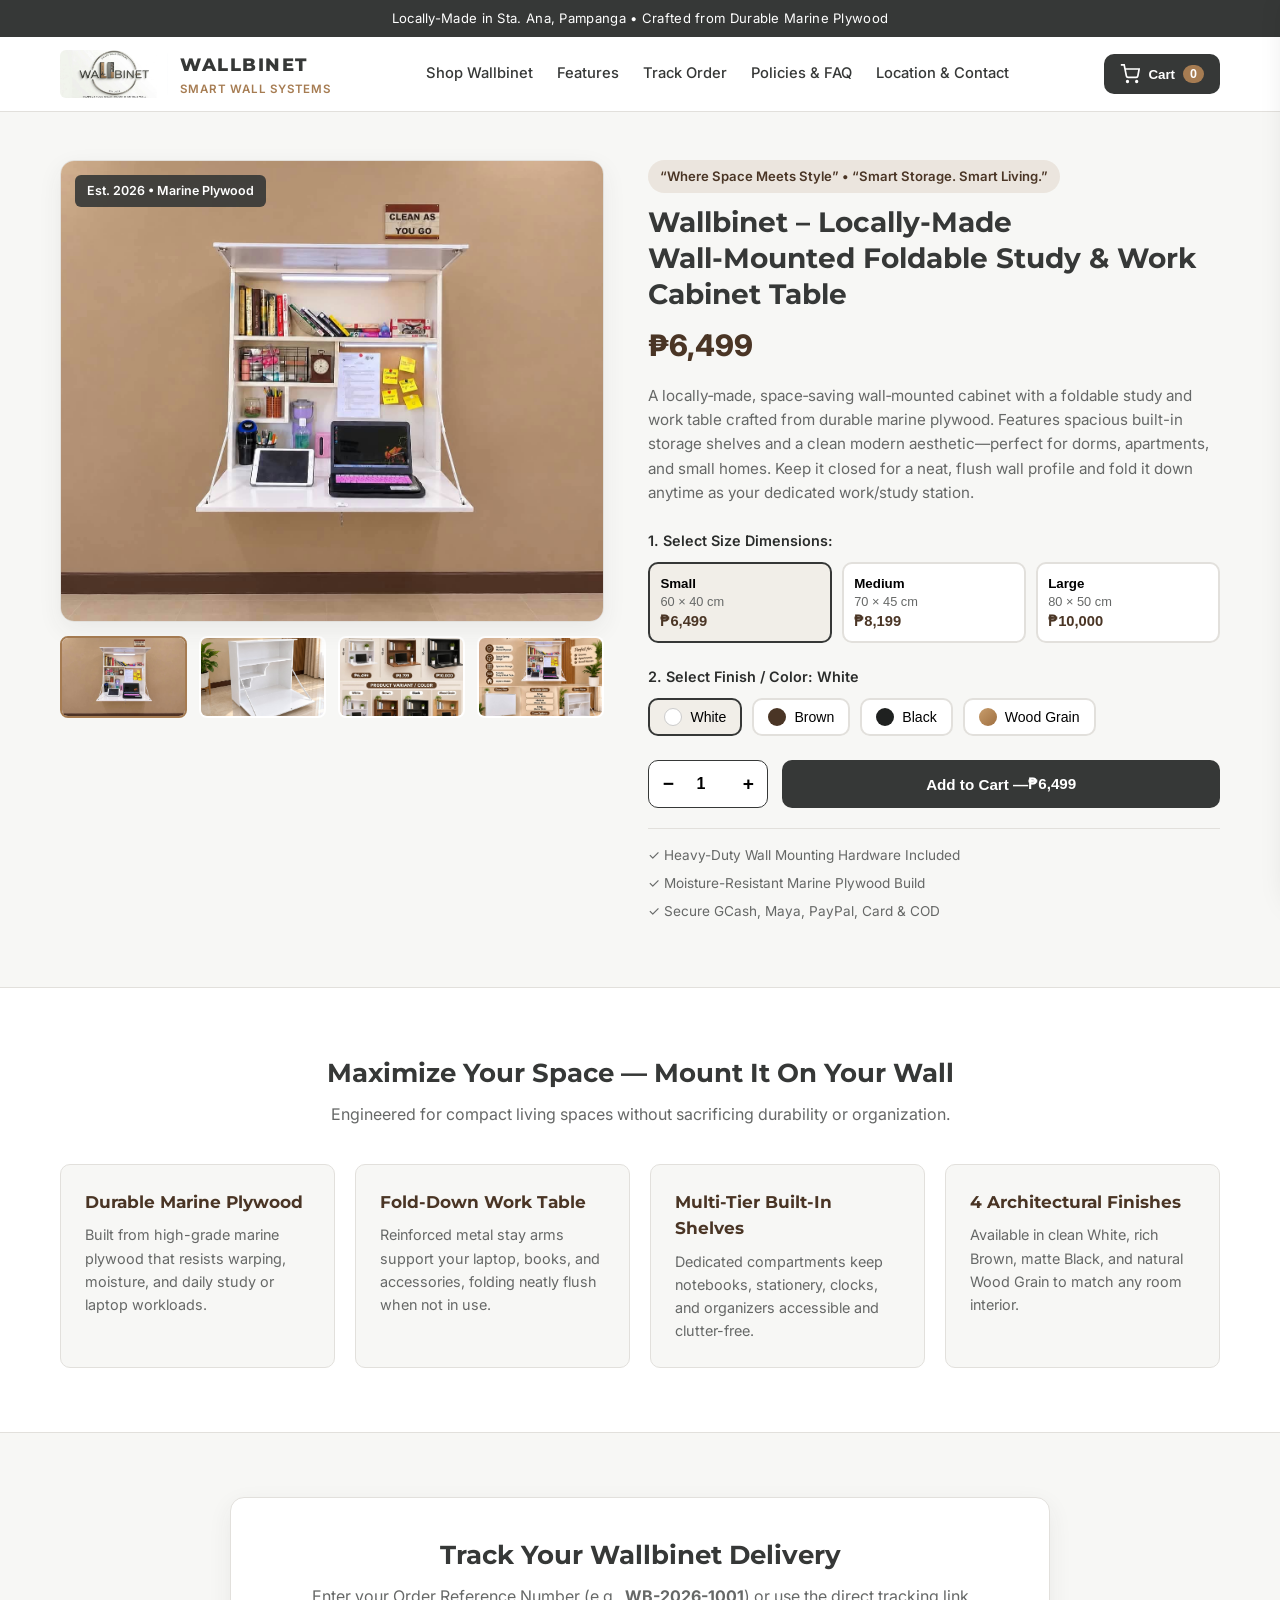
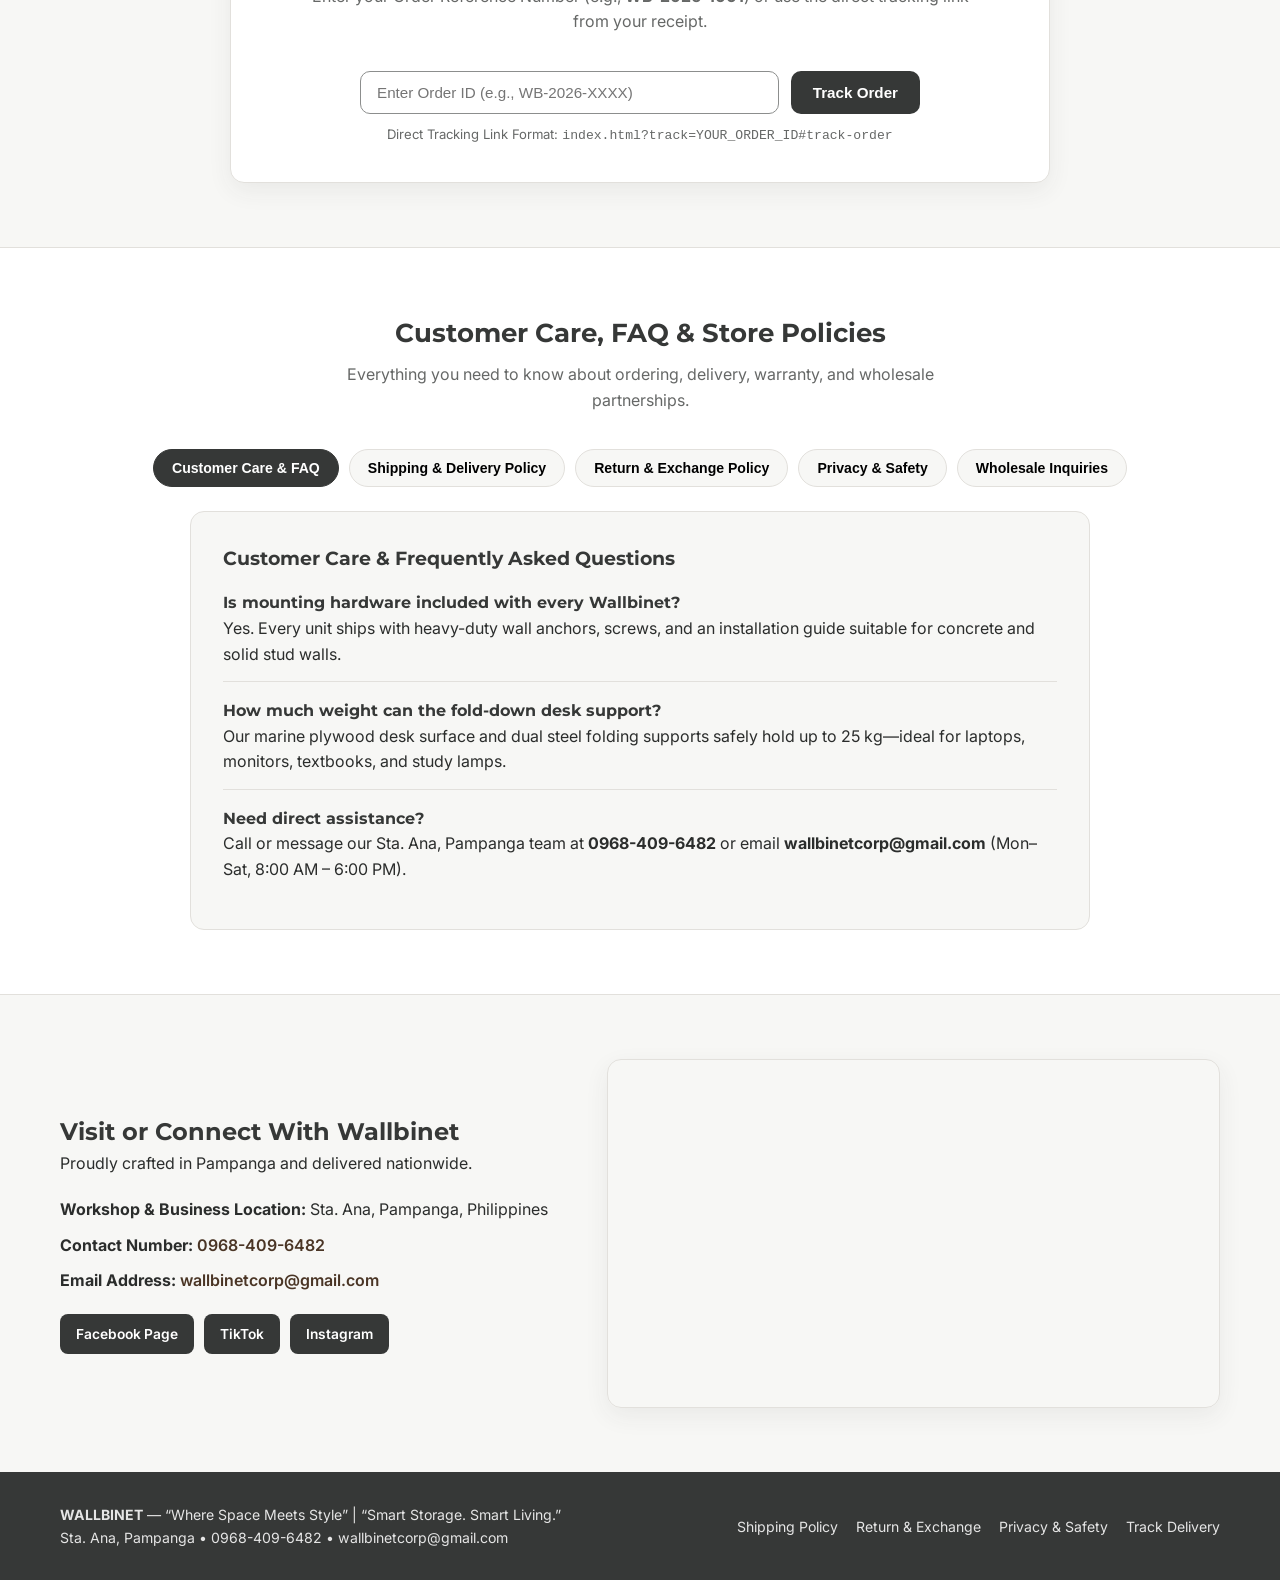
<file: index.html>
<!DOCTYPE html>
<html lang="en">
<head>
  <meta charset="UTF-8" />
  <meta name="viewport" content="width=device-width, initial-scale=1.0" />
  <title>Wallbinet | Where Space Meets Style</title>
  <link rel="preconnect" href="https://fonts.googleapis.com" />
  <link rel="preconnect" href="https://fonts.gstatic.com" crossorigin />
  <link href="https://fonts.googleapis.com/css2?family=Inter:wght@400;500;600;700&family=Montserrat:wght@600;700;800&display=swap" rel="stylesheet" />
  <link rel="stylesheet" href="css/styles.css" />
</head>
<body>

  <!-- Top Announcement Bar -->
  <div class="top-bar">
    <span>Locally-Made in Sta. Ana, Pampanga • Crafted from Durable Marine Plywood</span>
  </div>

  <!-- Navigation Header -->
  <header class="navbar">
    <div class="container nav-inner">
      <a href="#top" class="brand">
        <img src="assets/images/logo.jpg" alt="Wallbinet Logo" class="nav-logo" />
        <div class="brand-text">
          <span class="brand-name">WALLBINET</span>
          <span class="brand-sub">Smart Wall Systems</span>
        </div>
      </a>

      <nav class="nav-links" id="navLinks">
        <a href="#product">Shop Wallbinet</a>
        <a href="#features">Features</a>
        <a href="#track-order">Track Order</a>
        <a href="#faq-policies">Policies &amp; FAQ</a>
        <a href="#contact">Location &amp; Contact</a>
      </nav>

      <div class="nav-actions">
        <button class="cart-trigger" id="openCartBtn" aria-label="Open Shopping Cart">
          <svg width="20" height="20" viewBox="0 0 24 24" fill="none" stroke="currentColor" stroke-width="2">
            <circle cx="9" cy="21" r="1"></circle>
            <circle cx="20" cy="21" r="1"></circle>
            <path d="M1 1h4l2.68 13.39a2 2 0 0 0 2 1.61h9.72a2 2 0 0 0 2-1.61L23 6H6"></path>
          </svg>
          <span>Cart</span>
          <span class="cart-badge" id="cartCount">0</span>
        </button>
        <button class="mobile-menu-btn" id="mobileMenuBtn" aria-label="Menu">☰</button>
      </div>
    </div>
  </header>

  <!-- Hero & Single Product Configurator -->
  <main id="top">
    <section class="hero-section" id="product">
      <div class="container product-grid">
        <!-- Product Gallery -->
        <div class="gallery-col">
          <div class="main-image-frame">
            <img id="mainProductImg" src="assets/images/lifestyle-open.jpg" alt="Wallbinet Wall-Mounted Foldable Study & Work Cabinet Table" />
            <span class="badge-tag">Est. 2026 • Marine Plywood</span>
          </div>
          <div class="thumbnail-row">
            <button class="thumb-btn active" data-img="assets/images/lifestyle-open.jpg">
              <img src="assets/images/lifestyle-open.jpg" alt="Open Study Setup" />
            </button>
            <button class="thumb-btn" data-img="assets/images/cabinet-angle.jpg">
              <img src="assets/images/cabinet-angle.jpg" alt="Interior Storage Shelves" />
            </button>
            <button class="thumb-btn" data-img="assets/images/sizes-colors.jpg">
              <img src="assets/images/sizes-colors.jpg" alt="Size and Color Chart" />
            </button>
            <button class="thumb-btn" data-img="assets/images/promo-flyer.jpg">
              <img src="assets/images/promo-flyer.jpg" alt="Closed and Open Views" />
            </button>
          </div>
        </div>

        <!-- Product Configuration & Add to Cart -->
        <div class="config-col">
          <p class="tagline-pill">“Where Space Meets Style” • “Smart Storage. Smart Living.”</p>
          <h1 class="product-title">Wallbinet – Locally‑Made Wall‑Mounted Foldable Study &amp; Work Cabinet Table</h1>
          <div class="price-display" id="selectedPriceDisplay">₱6,499</div>

          <p class="product-desc">
            A locally‑made, space‑saving wall‑mounted cabinet with a foldable study and work table crafted from durable marine plywood. Features spacious built-in storage shelves and a clean modern aesthetic—perfect for dorms, apartments, and small homes. Keep it closed for a neat, flush wall profile and fold it down anytime as your dedicated work/study station.
          </p>

          <!-- Step 1: Size Selector -->
          <div class="option-group">
            <label class="option-label">1. Select Size Dimensions:</label>
            <div class="size-cards" id="sizeSelector">
              <button type="button" class="size-card active" data-size="Small (60 cm × 40 cm)" data-price="6499">
                <strong>Small</strong>
                <span>60 × 40 cm</span>
                <em>₱6,499</em>
              </button>
              <button type="button" class="size-card" data-size="Medium (70 cm × 45 cm)" data-price="8199">
                <strong>Medium</strong>
                <span>70 × 45 cm</span>
                <em>₱8,199</em>
              </button>
              <button type="button" class="size-card" data-size="Large (80 cm × 50 cm)" data-price="10000">
                <strong>Large</strong>
                <span>80 × 50 cm</span>
                <em>₱10,000</em>
              </button>
            </div>
          </div>

          <!-- Step 2: Color / Finish Selector -->
          <div class="option-group">
            <label class="option-label">2. Select Finish / Color: <span id="selectedColorName">White</span></label>
            <div class="color-swatches" id="colorSelector">
              <button type="button" class="swatch-btn active" data-color="White">
                <span class="swatch-circle" style="background:#FFFFFF; border:1px solid #ccc;"></span>
                <span>White</span>
              </button>
              <button type="button" class="swatch-btn" data-color="Brown">
                <span class="swatch-circle" style="background:#4A3525;"></span>
                <span>Brown</span>
              </button>
              <button type="button" class="swatch-btn" data-color="Black">
                <span class="swatch-circle" style="background:#1F2120;"></span>
                <span>Black</span>
              </button>
              <button type="button" class="swatch-btn" data-color="Wood Grain">
                <span class="swatch-circle" style="background:linear-gradient(135deg,#C89D6C,#9E6F40);"></span>
                <span>Wood Grain</span>
              </button>
            </div>
          </div>

          <!-- Step 3: Quantity & Actions -->
          <div class="purchase-row">
            <div class="qty-box">
              <button type="button" id="qtyMinus" aria-label="Decrease quantity">−</button>
              <input type="number" id="productQty" value="1" min="1" max="20" readonly />
              <button type="button" id="qtyPlus" aria-label="Increase quantity">+</button>
            </div>
            <button type="button" class="btn-primary add-cart-btn" id="addToCartBtn">
              Add to Cart — <span id="btnSubtotal">₱6,499</span>
            </button>
          </div>

          <div class="trust-badges">
            <div>✓ Heavy-Duty Wall Mounting Hardware Included</div>
            <div>✓ Moisture-Resistant Marine Plywood Build</div>
            <div>✓ Secure GCash, Maya, PayPal, Card &amp; COD</div>
          </div>
        </div>
      </div>
    </section>

    <!-- Features Section -->
    <section class="features-section" id="features">
      <div class="container">
        <div class="section-head">
          <h2>Maximize Your Space — Mount It On Your Wall</h2>
          <p>Engineered for compact living spaces without sacrificing durability or organization.</p>
        </div>
        <div class="features-grid">
          <div class="feature-card">
            <h3>Durable Marine Plywood</h3>
            <p>Built from high-grade marine plywood that resists warping, moisture, and daily study or laptop workloads.</p>
          </div>
          <div class="feature-card">
            <h3>Fold-Down Work Table</h3>
            <p>Reinforced metal stay arms support your laptop, books, and accessories, folding neatly flush when not in use.</p>
          </div>
          <div class="feature-card">
            <h3>Multi-Tier Built-In Shelves</h3>
            <p>Dedicated compartments keep notebooks, stationery, clocks, and organizers accessible and clutter-free.</p>
          </div>
          <div class="feature-card">
            <h3>4 Architectural Finishes</h3>
            <p>Available in clean White, rich Brown, matte Black, and natural Wood Grain to match any room interior.</p>
          </div>
        </div>
      </div>
    </section>

    <!-- Order Tracking Section -->
    <section class="tracking-section" id="track-order">
      <div class="container">
        <div class="tracking-card">
          <div class="section-head">
            <h2>Track Your Wallbinet Delivery</h2>
            <p>Enter your Order Reference Number (e.g., <strong>WB-2026-1001</strong>) or use the direct tracking link from your receipt.</p>
          </div>

          <form id="trackingForm" class="tracking-form">
            <input type="text" id="trackingInput" placeholder="Enter Order ID (e.g., WB-2026-XXXX)" required />
            <button type="submit" class="btn-primary">Track Order</button>
          </form>

          <p class="link-guide-note">
            Direct Tracking Link Format: <code>index.html?track=YOUR_ORDER_ID#track-order</code>
          </p>

          <div id="trackingResult" class="tracking-result hidden"></div>
        </div>
      </div>
    </section>

    <!-- FAQ & Policies Section -->
    <section class="policies-section" id="faq-policies">
      <div class="container">
        <div class="section-head">
          <h2>Customer Care, FAQ &amp; Store Policies</h2>
          <p>Everything you need to know about ordering, delivery, warranty, and wholesale partnerships.</p>
        </div>

        <div class="policy-tabs">
          <button class="tab-btn active" data-tab="customer-care">Customer Care &amp; FAQ</button>
          <button class="tab-btn" data-tab="shipping-policy">Shipping &amp; Delivery Policy</button>
          <button class="tab-btn" data-tab="return-policy">Return &amp; Exchange Policy</button>
          <button class="tab-btn" data-tab="privacy-policy">Privacy &amp; Safety</button>
          <button class="tab-btn" data-tab="wholesale">Wholesale Inquiries</button>
        </div>

        <div class="tab-content-box">
          <!-- Tab 1: Customer Care -->
          <div class="tab-pane active" id="customer-care">
            <h3>Customer Care &amp; Frequently Asked Questions</h3>
            <div class="faq-item">
              <h4>Is mounting hardware included with every Wallbinet?</h4>
              <p>Yes. Every unit ships with heavy-duty wall anchors, screws, and an installation guide suitable for concrete and solid stud walls.</p>
            </div>
            <div class="faq-item">
              <h4>How much weight can the fold-down desk support?</h4>
              <p>Our marine plywood desk surface and dual steel folding supports safely hold up to 25 kg—ideal for laptops, monitors, textbooks, and study lamps.</p>
            </div>
            <div class="faq-item">
              <h4>Need direct assistance?</h4>
              <p>Call or message our Sta. Ana, Pampanga team at <strong>0968-409-6482</strong> or email <strong>wallbinetcorp@gmail.com</strong> (Mon–Sat, 8:00 AM – 6:00 PM).</p>
            </div>
          </div>

          <!-- Tab 2: Shipping & Delivery Policy -->
          <div class="tab-pane" id="shipping-policy">
            <h3>Shipping &amp; Delivery Policy</h3>
            <ul>
              <li><strong>Fabrication &amp; Dispatch:</strong> Each Wallbinet is inspected at our Sta. Ana, Pampanga workshop and dispatched within 2–4 business days.</li>
              <li><strong>Estimated Delivery Windows:</strong> Pampanga &amp; Central Luzon (1–3 days), Metro Manila (2–4 days), Rest of Luzon (3–6 days), Visayas &amp; Mindanao (5–10 days).</li>
              <li><strong>Real-Time Order Tracking:</strong> Once dispatched, your Order ID updates live with hub checkpoints and courier transit status.</li>
              <li><strong>Protective Packaging:</strong> Units are corner-padded, bubble-wrapped, and boxed to prevent transit scratches or dents.</li>
            </ul>
          </div>

          <!-- Tab 3: Return & Exchange Policy -->
          <div class="tab-pane" id="return-policy">
            <h3>Return &amp; Exchange Policy</h3>
            <ul>
              <li><strong>7-Day Replacement Guarantee:</strong> If your Wallbinet arrives with manufacturing defects, missing hardware, or transit damage, report it within 7 days of receipt for a free replacement or repair.</li>
              <li><strong>Condition Requirements:</strong> Returned units must be unused, unmounted, and in original packaging with all accessories included.</li>
              <li><strong>Size &amp; Color Exchanges:</strong> Size or color changes may be requested prior to workshop dispatch. Post-delivery exchanges for non-defective items are subject to return shipping fees.</li>
              <li><strong>How to File a Claim:</strong> Send your Order ID and unboxing photos/video to <strong>wallbinetcorp@gmail.com</strong> or <strong>0968-409-6482</strong>.</li>
            </ul>
          </div>

          <!-- Tab 4: Privacy & Safety -->
          <div class="tab-pane" id="privacy-policy">
            <h3>Privacy &amp; Safety Policy</h3>
            <ul>
              <li><strong>Data Protection:</strong> Customer names, email addresses, contact numbers, and delivery addresses are collected solely for order fulfillment, email verification, and delivery updates.</li>
              <li><strong>Payment Security:</strong> All digital payments (GCash, Maya, PayPal, Credit/Debit Card) and COD transactions require email verification before order confirmation. We never sell or share customer data with third-party marketers.</li>
              <li><strong>Product Safety:</strong> All edges are smoothly sanded and sealed. Ensure the cabinet is mounted securely into a load-bearing concrete or wood-stud wall following the included guide.</li>
            </ul>
          </div>

          <!-- Tab 5: Wholesale Inquiries -->
          <div class="tab-pane" id="wholesale">
            <h3>Wholesale &amp; Bulk Inquiries</h3>
            <p>Outfitting a dormitory, student housing, review center, or co-working space? Enjoy tiered bulk discounts starting at <strong>5+ units</strong>.</p>
            <form id="wholesaleForm" class="wholesale-form">
              <div class="form-row">
                <input type="text" id="wsName" placeholder="Your Name / Organization" required />
                <input type="email" id="wsEmail" placeholder="Business Email" required />
              </div>
              <div class="form-row">
                <input type="tel" id="wsPhone" placeholder="Contact Number" required />
                <input type="number" id="wsQty" placeholder="Estimated Quantity (Min. 5)" min="5" required />
              </div>
              <textarea id="wsNotes" rows="3" placeholder="Preferred sizes, colors, and delivery city..." required></textarea>
              <button type="submit" class="btn-primary">Submit Wholesale Inquiry</button>
              <p id="wsFeedback" class="form-feedback"></p>
            </form>
          </div>
        </div>
      </div>
    </section>

    <!-- Location & Contact Section with Google Map -->
    <section class="contact-section" id="contact">
      <div class="container contact-grid">
        <div class="contact-details">
          <h2>Visit or Connect With Wallbinet</h2>
          <p>Proudly crafted in Pampanga and delivered nationwide.</p>

          <ul class="contact-list">
            <li><strong>Workshop &amp; Business Location:</strong> Sta. Ana, Pampanga, Philippines</li>
            <li><strong>Contact Number:</strong> <a href="tel:09684096482">0968-409-6482</a></li>
            <li><strong>Email Address:</strong> <a href="mailto:wallbinetcorp@gmail.com">wallbinetcorp@gmail.com</a></li>
          </ul>

          <div class="social-links">
            <a href="https://www.facebook.com/share/1CJ2Shus1K/" target="_blank" rel="noopener noreferrer" class="social-btn">Facebook Page</a>
            <a href="https://vt.tiktok.com/ZSpahbEbB/" target="_blank" rel="noopener noreferrer" class="social-btn">TikTok</a>
            <a href="https://www.instagram.com/wallbinet?cplk=MXUzZmxjb3pmbnV0cA==" target="_blank" rel="noopener noreferrer" class="social-btn">Instagram</a>
          </div>
        </div>

        <div class="map-wrapper">
          <iframe
            title="Wallbinet Location - Sta. Ana, Pampanga"
            src="https://www.google.com/maps?q=Sta.+Ana,+Pampanga,+Philippines&output=embed"
            width="100%"
            height="340"
            style="border:0;"
            allowfullscreen=""
            loading="lazy"
            referrerpolicy="no-referrer-when-downgrade">
          </iframe>
        </div>
      </div>
    </section>
  </main>

  <!-- Footer -->
  <footer class="footer">
    <div class="container footer-inner">
      <div>
        <strong>WALLBINET</strong> — “Where Space Meets Style” | “Smart Storage. Smart Living.”
        <p>Sta. Ana, Pampanga • 0968-409-6482 • wallbinetcorp@gmail.com</p>
      </div>
      <div class="footer-links">
        <a href="#faq-policies">Shipping Policy</a>
        <a href="#faq-policies">Return &amp; Exchange</a>
        <a href="#faq-policies">Privacy &amp; Safety</a>
        <a href="#track-order">Track Delivery</a>
      </div>
    </div>
  </footer>

  <!-- Slide-Over Cart Drawer (With Edit & Delete Support) -->
  <div class="drawer-backdrop" id="cartBackdrop"></div>
  <aside class="cart-drawer" id="cartDrawer" aria-label="Shopping Cart">
    <div class="drawer-header">
      <h2>Your Cart</h2>
      <button type="button" class="close-btn" id="closeCartBtn">✕</button>
    </div>

    <div class="drawer-body" id="cartItemsContainer">
      <!-- Dynamically populated by store.js -->
    </div>

    <div class="drawer-footer">
      <div class="cart-total-row">
        <span>Subtotal</span>
        <strong id="cartSubtotal">₱0</strong>
      </div>
      <button type="button" class="btn-primary full-width" id="proceedCheckoutBtn" disabled>
        Proceed to Checkout
      </button>
    </div>
  </aside>

  <!-- Checkout & Email Verification Modal -->
  <div class="modal-backdrop" id="checkoutModal">
    <div class="modal-card checkout-card">
      <div class="modal-header">
        <h2>Complete Your Wallbinet Order</h2>
        <button type="button" class="close-btn" id="closeCheckoutBtn">✕</button>
      </div>

      <form id="checkoutForm" class="checkout-form">
        <!-- Customer & Shipping Details -->
        <div class="checkout-section">
          <h3>1. Delivery &amp; Contact Information</h3>
          <div class="form-row">
            <input type="text" id="custName" placeholder="Full Name" required />
            <input type="tel" id="custPhone" placeholder="Mobile Number (e.g., 09XX-XXX-XXXX)" required />
          </div>
          <input type="email" id="custEmail" placeholder="Registered Email Address (for verification code)" required />
          <textarea id="custAddress" rows="2" placeholder="Complete Delivery Address (House/Unit No., Street, Barangay, City, Province)" required></textarea>
        </div>

        <!-- Payment Method Selection -->
        <div class="checkout-section">
          <h3>2. Select Payment Method</h3>
          <div class="payment-grid" id="paymentMethods">
            <label class="pay-option active">
              <input type="radio" name="paymentMethod" value="GCash" checked />
              <span>GCash</span>
            </label>
            <label class="pay-option">
              <input type="radio" name="paymentMethod" value="Maya" />
              <span>Maya</span>
            </label>
            <label class="pay-option">
              <input type="radio" name="paymentMethod" value="PayPal" />
              <span>PayPal</span>
            </label>
            <label class="pay-option">
              <input type="radio" name="paymentMethod" value="Credit Card" />
              <span>Credit Card</span>
            </label>
            <label class="pay-option">
              <input type="radio" name="paymentMethod" value="Debit Card" />
              <span>Debit Card</span>
            </label>
            <label class="pay-option">
              <input type="radio" name="paymentMethod" value="Cash on Delivery (COD)" />
              <span>Cash on Delivery (COD)</span>
            </label>
          </div>
          <div id="paymentDynamicFields" class="payment-extra-fields">
            <input type="text" id="payAccountRef" placeholder="GCash Mobile Number (09XX-XXX-XXXX)" required />
          </div>
        </div>

        <!-- Mandatory Four Policy Checkboxes -->
        <div class="checkout-section">
          <h3>3. Policy Agreements &amp; Purchase Contract (Required)</h3>
          <div class="checkbox-stack">
            <label class="check-label">
              <input type="checkbox" id="chkShipping" required />
              <span>I have read and agree to the <button type="button" class="inline-policy-link" data-policy="shipping">Shipping Policy</button>.</span>
            </label>
            <label class="check-label">
              <input type="checkbox" id="chkReturn" required />
              <span>I have read and agree to the <button type="button" class="inline-policy-link" data-policy="return">Return and Exchange Policy</button>.</span>
            </label>
            <label class="check-label">
              <input type="checkbox" id="chkPrivacy" required />
              <span>I have read and agree to the <button type="button" class="inline-policy-link" data-policy="privacy">Privacy and Safety Policy</button>.</span>
            </label>
            <label class="check-label">
              <input type="checkbox" id="chkContract" required />
              <span>I agree to the <button type="button" class="inline-policy-link" data-policy="contract">Wallbinet Purchase &amp; Installation Contract</button>.</span>
            </label>
          </div>
        </div>

        <!-- Email Verification Step -->
        <div class="checkout-section verification-box">
          <h3>4. Email Verification Before Payment</h3>
          <p class="verify-hint">Click below to send a 6-digit verification code to your registered email address.</p>
          <div class="verify-row">
            <button type="button" class="btn-secondary" id="sendCodeBtn">Send Verification Code</button>
            <input type="text" id="emailCodeInput" maxlength="6" placeholder="Enter 6-digit code" disabled />
            <button type="button" class="btn-secondary" id="verifyCodeBtn" disabled>Verify</button>
          </div>
          <div id="verificationStatus" class="verify-status"></div>
        </div>

        <div class="checkout-summary-bar">
          <div>
            <span>Total Payable:</span>
            <strong id="checkoutTotalAmount">₱0</strong>
          </div>
          <button type="submit" class="btn-primary" id="confirmPaymentBtn" disabled>
            Confirm &amp; Complete Payment
          </button>
        </div>
      </form>
    </div>
  </div>

  <!-- Policy Quick-Read Modal -->
  <div class="modal-backdrop" id="policyReadModal">
    <div class="modal-card small-modal">
      <div class="modal-header">
        <h3 id="policyModalTitle">Policy Details</h3>
        <button type="button" class="close-btn" id="closePolicyModalBtn">✕</button>
      </div>
      <div id="policyModalBody" class="policy-modal-body"></div>
    </div>
  </div>

  <!-- Email Verification Inbox Notification Toast/Modal -->
  <div class="email-toast hidden" id="emailInboxToast">
    <div class="email-toast-head">
      <strong>New Email • Wallbinet Verification</strong>
      <button type="button" id="closeToastBtn">✕</button>
    </div>
    <p id="emailToastRecipient"></p>
    <p>Your Wallbinet payment verification code is: <span class="otp-code" id="emailToastCode"></span></p>
  </div>

  <!-- Purchase Success Modal -->
  <div class="modal-backdrop" id="successModal">
    <div class="modal-card success-card">
      <div class="success-icon">✓</div>
      <h2>Purchase Successful!</h2>
      <p>Thank you for ordering from <strong>Wallbinet</strong>. Your order has been confirmed and queued at our Sta. Ana, Pampanga workshop.</p>
      <div class="receipt-box" id="receiptDetails"></div>
      <div class="success-actions">
        <a href="#track-order" class="btn-primary" id="trackNewOrderBtn">Track My Order Now</a>
        <button type="button" class="btn-secondary" id="closeSuccessBtn">Continue Shopping</button>
      </div>
    </div>
  </div>

  <script src="js/store.js"></script>
  <script src="js/checkout.js"></script>
  <script src="js/tracking.js"></script>
</body>
</html>
</file>
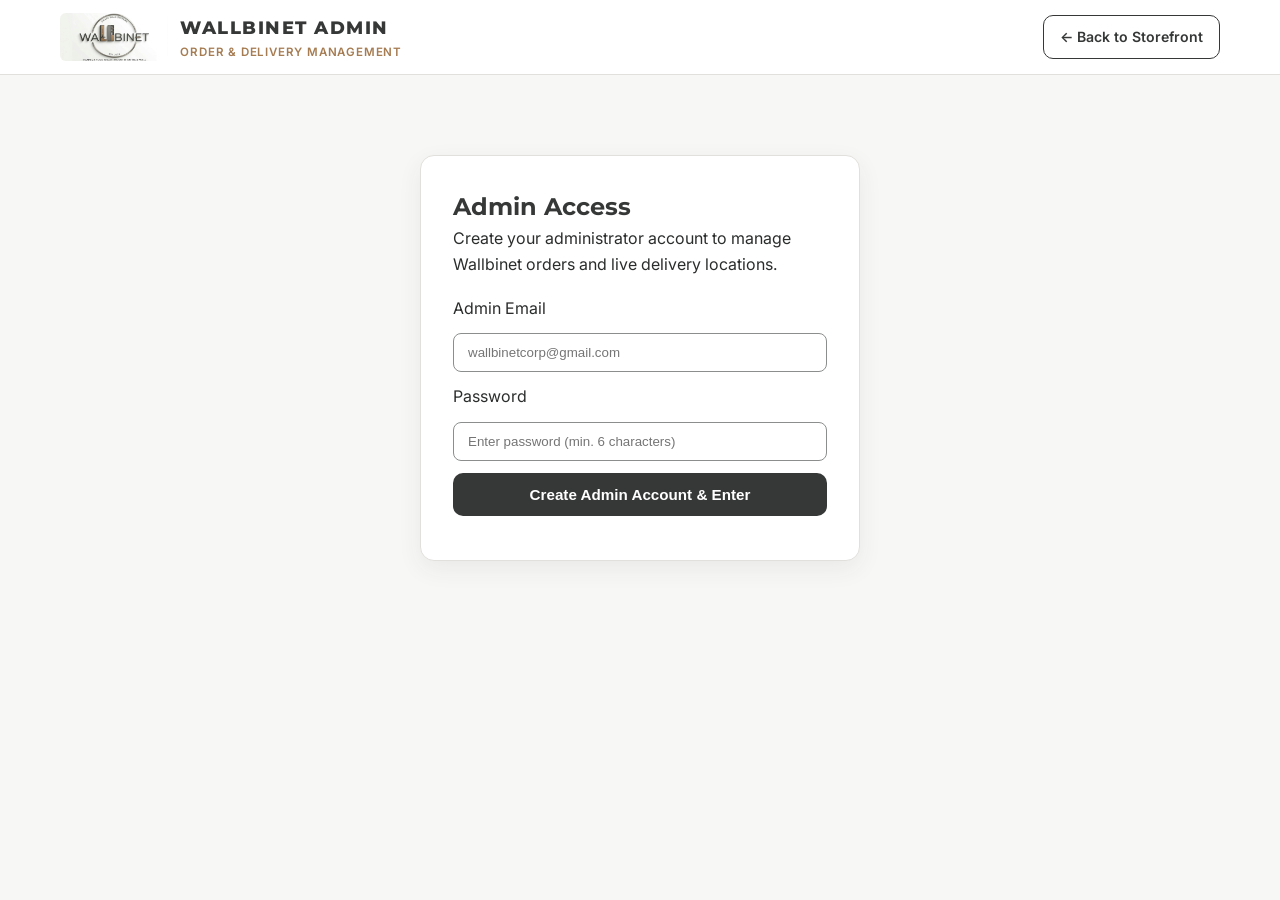
<file: admin.html>
<!DOCTYPE html>
<html lang="en">
<head>
  <meta charset="UTF-8" />
  <meta name="viewport" content="width=device-width, initial-scale=1.0" />
  <title>Wallbinet Admin Portal</title>
  <link rel="preconnect" href="https://fonts.googleapis.com" />
  <link rel="preconnect" href="https://fonts.gstatic.com" crossorigin />
  <link href="https://fonts.googleapis.com/css2?family=Inter:wght@400;500;600;700&family=Montserrat:wght@600;700;800&display=swap" rel="stylesheet" />
  <link rel="stylesheet" href="css/styles.css" />
</head>
<body class="admin-body">

  <header class="navbar">
    <div class="container nav-inner">
      <a href="index.html" class="brand">
        <img src="assets/images/logo.jpg" alt="Wallbinet Logo" class="nav-logo" />
        <div class="brand-text">
          <span class="brand-name">WALLBINET ADMIN</span>
          <span class="brand-sub">Order &amp; Delivery Management</span>
        </div>
      </a>
      <div class="nav-actions">
        <a href="index.html" class="btn-secondary">← Back to Storefront</a>
        <button type="button" id="adminLogoutBtn" class="btn-primary hidden">Log Out</button>
      </div>
    </div>
  </header>

  <main class="container admin-main">
    <!-- Admin Account Setup / Login Gate (Zero Pre-Existing Accounts) -->
    <section id="adminAuthSection" class="admin-auth-card">
      <h1 id="authHeading">Admin Access</h1>
      <p id="authSubtext">Create your administrator account to manage Wallbinet orders and live delivery locations.</p>

      <form id="adminAuthForm" class="admin-form">
        <label for="adminEmail">Admin Email</label>
        <input type="email" id="adminEmail" placeholder="wallbinetcorp@gmail.com" required />

        <label for="adminPassword">Password</label>
        <input type="password" id="adminPassword" placeholder="Enter password (min. 6 characters)" minlength="6" required />

        <button type="submit" class="btn-primary full-width" id="adminAuthSubmit">Create Admin Account &amp; Enter</button>
        <p id="adminAuthError" class="error-text"></p>
      </form>
    </section>

    <!-- Admin Dashboard -->
    <section id="adminDashboardSection" class="hidden">
      <div class="admin-stats-grid">
        <div class="stat-card">
          <span>Total Orders</span>
          <strong id="statTotalOrders">0</strong>
        </div>
        <div class="stat-card">
          <span>Total Revenue</span>
          <strong id="statTotalRevenue">₱0</strong>
        </div>
        <div class="stat-card">
          <span>Active Deliveries</span>
          <strong id="statActiveDeliveries">0</strong>
        </div>
      </div>

      <div class="admin-panel-card">
        <div class="panel-head">
          <h2>Customer Orders &amp; Delivery Location Updates</h2>
          <button type="button" id="resetAdminBtn" class="btn-danger-outline">Reset Admin Credentials</button>
        </div>

        <div class="table-responsive">
          <table class="admin-table">
            <thead>
              <tr>
                <th>Order ID</th>
                <th>Customer &amp; Contact</th>
                <th>Items Ordered</th>
                <th>Payment</th>
                <th>Total</th>
                <th>Delivery Status &amp; Current Location</th>
                <th>Action</th>
              </tr>
            </thead>
            <tbody id="adminOrdersBody">
              <!-- Populated dynamically by admin.js -->
            </tbody>
          </table>
        </div>
      </div>
    </section>
  </main>

  <script src="js/admin.js"></script>
</body>
</html>
</file>
<file: css/styles.css>
:root {
  --charcoal: #363837;
  --charcoal-dark: #222423;
  --wood-accent: #A67C52;
  --wood-dark: #4A3525;
  --steel-gray: #8C8E8D;
  --bg-canvas: #F7F7F5;
  --surface: #FFFFFF;
  --border: #E2E0DC;
  --text-main: #2B2D2C;
  --text-muted: #666867;
  --success: #1E7E48;
  --danger: #C0392B;
  --radius: 10px;
  --shadow: 0 8px 24px rgba(54, 56, 55, 0.07);
}

* {
  box-sizing: border-box;
  margin: 0;
  padding: 0;
}

html {
  scroll-behavior: smooth;
}

body {
  font-family: 'Inter', sans-serif;
  background-color: var(--bg-canvas);
  color: var(--text-main);
  line-height: 1.6;
}

h1, h2, h3, h4, .brand-name {
  font-family: 'Montserrat', sans-serif;
  color: var(--charcoal);
}

.container {
  max-width: 1200px;
  margin: 0 auto;
  padding: 0 20px;
}

.hidden {
  display: none !important;
}

/* Top Announcement Bar */
.top-bar {
  background: var(--charcoal);
  color: #FFFFFF;
  text-align: center;
  font-size: 0.82rem;
  padding: 8px 16px;
  letter-spacing: 0.3px;
}

/* Navbar */
.navbar {
  background: var(--surface);
  border-bottom: 1px solid var(--border);
  position: sticky;
  top: 0;
  z-index: 900;
}

.nav-inner {
  display: flex;
  align-items: center;
  justify-content: space-between;
  height: 74px;
}

.brand {
  display: flex;
  align-items: center;
  gap: 12px;
  text-decoration: none;
}

.nav-logo {
  height: 48px;
  width: auto;
  border-radius: 6px;
  object-fit: contain;
}

.brand-text {
  display: flex;
  flex-direction: column;
}

.brand-name {
  font-weight: 800;
  font-size: 1.15rem;
  letter-spacing: 1.5px;
}

.brand-sub {
  font-size: 0.72rem;
  color: var(--wood-accent);
  font-weight: 600;
  text-transform: uppercase;
  letter-spacing: 0.8px;
}

.nav-links {
  display: flex;
  gap: 24px;
}

.nav-links a {
  text-decoration: none;
  color: var(--charcoal);
  font-weight: 500;
  font-size: 0.92rem;
  transition: color 0.2s;
}

.nav-links a:hover {
  color: var(--wood-accent);
}

.nav-actions {
  display: flex;
  align-items: center;
  gap: 12px;
}

.cart-trigger {
  display: flex;
  align-items: center;
  gap: 8px;
  background: var(--charcoal);
  color: #FFFFFF;
  border: none;
  padding: 10px 16px;
  border-radius: var(--radius);
  font-weight: 600;
  cursor: pointer;
  transition: background 0.2s;
}

.cart-trigger:hover {
  background: var(--wood-dark);
}

.cart-badge {
  background: var(--wood-accent);
  color: #FFFFFF;
  font-size: 0.78rem;
  padding: 2px 7px;
  border-radius: 999px;
}

.mobile-menu-btn {
  display: none;
  background: none;
  border: 1px solid var(--border);
  padding: 8px 12px;
  border-radius: 6px;
  font-size: 1.2rem;
  cursor: pointer;
}

/* Buttons */
.btn-primary {
  background: var(--charcoal);
  color: #FFFFFF;
  border: none;
  padding: 13px 22px;
  border-radius: var(--radius);
  font-weight: 600;
  font-size: 0.95rem;
  cursor: pointer;
  text-decoration: none;
  display: inline-flex;
  align-items: center;
  justify-content: center;
  transition: background 0.2s, transform 0.1s;
}

.btn-primary:hover:not(:disabled) {
  background: var(--wood-dark);
}

.btn-primary:disabled {
  opacity: 0.45;
  cursor: not-allowed;
}

.btn-secondary {
  background: var(--surface);
  color: var(--charcoal);
  border: 1px solid var(--charcoal);
  padding: 10px 16px;
  border-radius: var(--radius);
  font-weight: 600;
  font-size: 0.88rem;
  cursor: pointer;
  text-decoration: none;
  transition: all 0.2s;
}

.btn-secondary:hover:not(:disabled) {
  background: var(--charcoal);
  color: #FFFFFF;
}

.btn-secondary:disabled {
  opacity: 0.45;
  cursor: not-allowed;
}

.full-width {
  width: 100%;
}

/* Hero & Product Section */
.hero-section {
  padding: 48px 0 64px;
}

.product-grid {
  display: grid;
  grid-template-columns: 1fr 1.05fr;
  gap: 44px;
  align-items: start;
}

.main-image-frame {
  position: relative;
  background: var(--surface);
  border: 1px solid var(--border);
  border-radius: 14px;
  overflow: hidden;
  box-shadow: var(--shadow);
}

.main-image-frame img {
  width: 100%;
  height: 460px;
  object-fit: cover;
  display: block;
}

.badge-tag {
  position: absolute;
  top: 14px;
  left: 14px;
  background: rgba(54, 56, 55, 0.9);
  color: #FFFFFF;
  font-size: 0.78rem;
  font-weight: 600;
  padding: 6px 12px;
  border-radius: 6px;
}

.thumbnail-row {
  display: grid;
  grid-template-columns: repeat(4, 1fr);
  gap: 12px;
  margin-top: 14px;
}

.thumb-btn {
  border: 2px solid transparent;
  border-radius: 8px;
  overflow: hidden;
  padding: 0;
  background: var(--surface);
  cursor: pointer;
  height: 82px;
}

.thumb-btn.active {
  border-color: var(--wood-accent);
}

.thumb-btn img {
  width: 100%;
  height: 100%;
  object-fit: cover;
}

.tagline-pill {
  display: inline-block;
  background: rgba(166, 124, 82, 0.14);
  color: var(--wood-dark);
  font-weight: 600;
  font-size: 0.82rem;
  padding: 6px 12px;
  border-radius: 999px;
  margin-bottom: 12px;
}

.product-title {
  font-size: 1.75rem;
  line-height: 1.28;
  margin-bottom: 10px;
}

.price-display {
  font-size: 1.85rem;
  font-weight: 800;
  color: var(--wood-dark);
  margin-bottom: 14px;
}

.product-desc {
  color: var(--text-muted);
  font-size: 0.95rem;
  margin-bottom: 24px;
}

.option-group {
  margin-bottom: 22px;
}

.option-label {
  display: block;
  font-weight: 600;
  font-size: 0.9rem;
  margin-bottom: 10px;
}

.size-cards {
  display: grid;
  grid-template-columns: repeat(3, 1fr);
  gap: 10px;
}

.size-card {
  background: var(--surface);
  border: 2px solid var(--border);
  border-radius: var(--radius);
  padding: 12px 10px;
  text-align: center;
  cursor: pointer;
  display: flex;
  flex-direction: column;
  gap: 3px;
  transition: all 0.2s;
}

.size-card.active {
  border-color: var(--charcoal);
  background: rgba(166, 124, 82, 0.08);
}

.size-card span {
  font-size: 0.8rem;
  color: var(--text-muted);
}

.size-card em {
  font-style: normal;
  font-weight: 700;
  color: var(--wood-dark);
  font-size: 0.92rem;
}

.color-swatches {
  display: flex;
  flex-wrap: wrap;
  gap: 10px;
}

.swatch-btn {
  display: flex;
  align-items: center;
  gap: 8px;
  background: var(--surface);
  border: 2px solid var(--border);
  padding: 8px 14px;
  border-radius: var(--radius);
  cursor: pointer;
  font-weight: 500;
  font-size: 0.88rem;
}

.swatch-btn.active {
  border-color: var(--charcoal);
  background: rgba(166, 124, 82, 0.08);
}

.swatch-circle {
  width: 18px;
  height: 18px;
  border-radius: 50%;
  display: inline-block;
}

.purchase-row {
  display: flex;
  gap: 14px;
  margin-top: 24px;
}

.qty-box {
  display: flex;
  align-items: center;
  border: 1px solid var(--charcoal);
  border-radius: var(--radius);
  background: var(--surface);
  overflow: hidden;
}

.qty-box button {
  background: none;
  border: none;
  width: 38px;
  height: 46px;
  font-size: 1.2rem;
  cursor: pointer;
  font-weight: 700;
}

.qty-box input {
  width: 42px;
  text-align: center;
  border: none;
  font-weight: 600;
  font-size: 1rem;
}

.add-cart-btn {
  flex: 1;
}

.trust-badges {
  margin-top: 20px;
  padding-top: 16px;
  border-top: 1px solid var(--border);
  display: grid;
  gap: 6px;
  font-size: 0.85rem;
  color: var(--text-muted);
}

/* Features Section */
.features-section {
  background: var(--surface);
  padding: 64px 0;
  border-top: 1px solid var(--border);
  border-bottom: 1px solid var(--border);
}

.section-head {
  text-align: center;
  max-width: 680px;
  margin: 0 auto 36px;
}

.section-head h2 {
  font-size: 1.65rem;
  margin-bottom: 8px;
}

.section-head p {
  color: var(--text-muted);
}

.features-grid {
  display: grid;
  grid-template-columns: repeat(4, 1fr);
  gap: 20px;
}

.feature-card {
  background: var(--bg-canvas);
  padding: 24px;
  border-radius: var(--radius);
  border: 1px solid var(--border);
}

.feature-card h3 {
  font-size: 1.05rem;
  margin-bottom: 8px;
  color: var(--wood-dark);
}

.feature-card p {
  font-size: 0.9rem;
  color: var(--text-muted);
}

/* Tracking Section */
.tracking-section {
  padding: 64px 0;
}

.tracking-card {
  background: var(--surface);
  border: 1px solid var(--border);
  border-radius: 14px;
  padding: 36px;
  box-shadow: var(--shadow);
  max-width: 820px;
  margin: 0 auto;
}

.tracking-form {
  display: flex;
  gap: 12px;
  max-width: 560px;
  margin: 0 auto;
}

.tracking-form input {
  flex: 1;
  padding: 12px 16px;
  border: 1px solid var(--steel-gray);
  border-radius: var(--radius);
  font-size: 0.95rem;
}

.link-guide-note {
  text-align: center;
  font-size: 0.82rem;
  color: var(--text-muted);
  margin-top: 10px;
}

.tracking-result {
  margin-top: 28px;
  padding-top: 24px;
  border-top: 1px solid var(--border);
}

.track-meta {
  display: flex;
  flex-wrap: wrap;
  justify-content: space-between;
  gap: 12px;
  background: var(--bg-canvas);
  padding: 16px;
  border-radius: var(--radius);
  margin-bottom: 20px;
}

.timeline {
  list-style: none;
  border-left: 3px solid var(--wood-accent);
  margin-left: 12px;
  padding-left: 20px;
  display: grid;
  gap: 16px;
}

.timeline li {
  position: relative;
}

.timeline li::before {
  content: "";
  width: 12px;
  height: 12px;
  background: var(--wood-accent);
  border-radius: 50%;
  position: absolute;
  left: -27px;
  top: 5px;
}

/* Policies & FAQ */
.policies-section {
  background: var(--surface);
  padding: 64px 0;
  border-top: 1px solid var(--border);
}

.policy-tabs {
  display: flex;
  flex-wrap: wrap;
  justify-content: center;
  gap: 10px;
  margin-bottom: 24px;
}

.tab-btn {
  background: var(--bg-canvas);
  border: 1px solid var(--border);
  padding: 10px 18px;
  border-radius: 999px;
  font-weight: 600;
  font-size: 0.88rem;
  cursor: pointer;
}

.tab-btn.active {
  background: var(--charcoal);
  color: #FFFFFF;
  border-color: var(--charcoal);
}

.tab-content-box {
  background: var(--bg-canvas);
  border: 1px solid var(--border);
  border-radius: 14px;
  padding: 32px;
  max-width: 900px;
  margin: 0 auto;
}

.tab-pane {
  display: none;
}

.tab-pane.active {
  display: block;
}

.tab-pane h3 {
  margin-bottom: 16px;
}

.tab-pane ul {
  padding-left: 20px;
  display: grid;
  gap: 10px;
}

.faq-item {
  margin-bottom: 16px;
  padding-bottom: 14px;
  border-bottom: 1px solid var(--border);
}

.faq-item:last-child {
  border-bottom: none;
  margin-bottom: 0;
}

.wholesale-form {
  display: grid;
  gap: 12px;
  margin-top: 16px;
}

.form-row {
  display: grid;
  grid-template-columns: 1fr 1fr;
  gap: 12px;
}

.wholesale-form input,
.wholesale-form textarea,
.checkout-form input,
.checkout-form textarea {
  width: 100%;
  padding: 11px 14px;
  border: 1px solid var(--steel-gray);
  border-radius: 8px;
  font-family: inherit;
  font-size: 0.92rem;
}

.form-feedback {
  font-size: 0.9rem;
  font-weight: 600;
  color: var(--success);
}

/* Contact & Map */
.contact-section {
  padding: 64px 0;
  border-top: 1px solid var(--border);
}

.contact-grid {
  display: grid;
  grid-template-columns: 1fr 1.2fr;
  gap: 36px;
  align-items: center;
}

.contact-list {
  list-style: none;
  margin: 20px 0;
  display: grid;
  gap: 10px;
}

.contact-list a {
  color: var(--wood-dark);
  font-weight: 600;
  text-decoration: none;
}

.social-links {
  display: flex;
  flex-wrap: wrap;
  gap: 10px;
}

.social-btn {
  background: var(--charcoal);
  color: #FFFFFF;
  text-decoration: none;
  padding: 9px 16px;
  border-radius: 8px;
  font-size: 0.86rem;
  font-weight: 600;
}

.social-btn:hover {
  background: var(--wood-accent);
}

.map-wrapper {
  border-radius: 14px;
  overflow: hidden;
  border: 1px solid var(--border);
  box-shadow: var(--shadow);
}

/* Footer */
.footer {
  background: var(--charcoal);
  color: #E5E5E5;
  padding: 32px 0;
  font-size: 0.88rem;
}

.footer-inner {
  display: flex;
  flex-wrap: wrap;
  justify-content: space-between;
  align-items: center;
  gap: 16px;
}

.footer-links {
  display: flex;
  gap: 18px;
}

.footer-links a {
  color: #E5E5E5;
  text-decoration: none;
}

/* Cart Drawer */
.drawer-backdrop {
  position: fixed;
  inset: 0;
  background: rgba(0, 0, 0, 0.45);
  z-index: 950;
  display: none;
}

.drawer-backdrop.open {
  display: block;
}

.cart-drawer {
  position: fixed;
  top: 0;
  right: -460px;
  width: 100%;
  max-width: 440px;
  height: 100vh;
  background: var(--surface);
  z-index: 1000;
  display: flex;
  flex-direction: column;
  transition: right 0.28s ease;
  box-shadow: -8px 0 30px rgba(0, 0, 0, 0.15);
}

.cart-drawer.open {
  right: 0;
}

.drawer-header {
  padding: 20px;
  border-bottom: 1px solid var(--border);
  display: flex;
  justify-content: space-between;
  align-items: center;
}

.close-btn {
  background: none;
  border: none;
  font-size: 1.3rem;
  cursor: pointer;
  color: var(--charcoal);
}

.drawer-body {
  flex: 1;
  overflow-y: auto;
  padding: 20px;
  display: grid;
  gap: 14px;
  align-content: start;
}

.cart-item-card {
  border: 1px solid var(--border);
  border-radius: var(--radius);
  padding: 14px;
  background: var(--bg-canvas);
}

.cart-item-top {
  display: flex;
  justify-content: space-between;
  align-items: flex-start;
  gap: 8px;
}

.cart-item-controls {
  display: grid;
  grid-template-columns: 1fr 1fr;
  gap: 8px;
  margin-top: 10px;
}

.cart-item-controls select {
  padding: 6px 8px;
  border-radius: 6px;
  border: 1px solid var(--steel-gray);
  font-size: 0.82rem;
  background: #FFFFFF;
}

.cart-item-bottom {
  display: flex;
  justify-content: space-between;
  align-items: center;
  margin-top: 10px;
  padding-top: 8px;
  border-top: 1px solid var(--border);
}

.mini-qty {
  display: inline-flex;
  align-items: center;
  gap: 8px;
}

.mini-qty button {
  width: 26px;
  height: 26px;
  border: 1px solid var(--charcoal);
  background: #FFFFFF;
  border-radius: 4px;
  cursor: pointer;
  font-weight: 700;
}

.delete-item-btn {
  background: none;
  border: none;
  color: var(--danger);
  font-size: 0.82rem;
  font-weight: 600;
  cursor: pointer;
}

.drawer-footer {
  padding: 20px;
  border-top: 1px solid var(--border);
  background: var(--surface);
}

.cart-total-row {
  display: flex;
  justify-content: space-between;
  font-size: 1.15rem;
  margin-bottom: 14px;
}

/* Modals */
.modal-backdrop {
  position: fixed;
  inset: 0;
  background: rgba(0, 0, 0, 0.55);
  z-index: 1100;
  display: none;
  align-items: center;
  justify-content: center;
  padding: 16px;
}

.modal-backdrop.open {
  display: flex;
}

.modal-card {
  background: var(--surface);
  border-radius: 14px;
  width: 100%;
  max-width: 680px;
  max-height: 92vh;
  overflow-y: auto;
  padding: 28px;
  box-shadow: 0 20px 50px rgba(0, 0, 0, 0.25);
}

.small-modal {
  max-width: 520px;
}

.modal-header {
  display: flex;
  justify-content: space-between;
  align-items: center;
  padding-bottom: 14px;
  border-bottom: 1px solid var(--border);
  margin-bottom: 18px;
}

.checkout-section {
  margin-bottom: 20px;
  display: grid;
  gap: 10px;
}

.checkout-section h3 {
  font-size: 0.98rem;
  color: var(--wood-dark);
}

.payment-grid {
  display: grid;
  grid-template-columns: repeat(3, 1fr);
  gap: 8px;
}

.pay-option {
  border: 1.5px solid var(--border);
  border-radius: 8px;
  padding: 10px;
  display: flex;
  align-items: center;
  gap: 8px;
  cursor: pointer;
  font-size: 0.86rem;
  font-weight: 600;
}

.pay-option.active {
  border-color: var(--charcoal);
  background: rgba(166, 124, 82, 0.1);
}

.checkbox-stack {
  display: grid;
  gap: 8px;
}

.check-label {
  display: flex;
  align-items: flex-start;
  gap: 10px;
  font-size: 0.88rem;
  cursor: pointer;
}

.check-label input {
  width: 17px;
  height: 17px;
  margin-top: 2px;
}

.inline-policy-link {
  background: none;
  border: none;
  color: var(--wood-dark);
  text-decoration: underline;
  font-weight: 600;
  cursor: pointer;
  font-size: inherit;
}

.verification-box {
  background: var(--bg-canvas);
  padding: 16px;
  border-radius: var(--radius);
  border: 1px solid var(--border);
}

.verify-hint {
  font-size: 0.84rem;
  color: var(--text-muted);
}

.verify-row {
  display: flex;
  gap: 8px;
  flex-wrap: wrap;
}

.verify-row input {
  width: 160px;
  letter-spacing: 2px;
  font-weight: 700;
  text-align: center;
}

.verify-status {
  font-size: 0.86rem;
  font-weight: 600;
}

.checkout-summary-bar {
  display: flex;
  justify-content: space-between;
  align-items: center;
  padding-top: 16px;
  border-top: 1px solid var(--border);
  gap: 12px;
}

/* Email Verification Notification */
.email-toast {
  position: fixed;
  bottom: 24px;
  right: 24px;
  width: 340px;
  background: var(--charcoal);
  color: #FFFFFF;
  padding: 16px;
  border-radius: 12px;
  box-shadow: 0 12px 30px rgba(0, 0, 0, 0.3);
  z-index: 1300;
  border-left: 5px solid var(--wood-accent);
}

.email-toast-head {
  display: flex;
  justify-content: space-between;
  margin-bottom: 6px;
  font-size: 0.88rem;
}

.email-toast-head button {
  background: none;
  border: none;
  color: #FFFFFF;
  cursor: pointer;
}

.otp-code {
  display: inline-block;
  background: var(--wood-accent);
  color: #FFFFFF;
  font-weight: 800;
  padding: 2px 8px;
  border-radius: 4px;
  letter-spacing: 2px;
}

/* Purchase Success Card */
.success-card {
  text-align: center;
  max-width: 520px;
}

.success-icon {
  width: 60px;
  height: 60px;
  border-radius: 50%;
  background: var(--success);
  color: #FFFFFF;
  font-size: 2rem;
  display: flex;
  align-items: center;
  justify-content: center;
  margin: 0 auto 14px;
}

.receipt-box {
  background: var(--bg-canvas);
  border: 1px solid var(--border);
  border-radius: var(--radius);
  padding: 16px;
  text-align: left;
  margin: 18px 0;
  font-size: 0.9rem;
  display: grid;
  gap: 6px;
}

.success-actions {
  display: flex;
  gap: 10px;
  justify-content: center;
}

/* Admin Portal Styles */
.admin-main {
  padding: 40px 20px 64px;
}

.admin-auth-card {
  max-width: 440px;
  margin: 40px auto;
  background: var(--surface);
  padding: 32px;
  border-radius: 14px;
  border: 1px solid var(--border);
  box-shadow: var(--shadow);
}

.admin-form {
  display: grid;
  gap: 12px;
  margin-top: 18px;
}

.admin-form input {
  padding: 11px 14px;
  border: 1px solid var(--steel-gray);
  border-radius: 8px;
}

.error-text {
  color: var(--danger);
  font-size: 0.86rem;
  font-weight: 600;
}

.admin-stats-grid {
  display: grid;
  grid-template-columns: repeat(3, 1fr);
  gap: 18px;
  margin-bottom: 24px;
}

.stat-card {
  background: var(--surface);
  padding: 22px;
  border-radius: var(--radius);
  border: 1px solid var(--border);
}

.stat-card span {
  font-size: 0.86rem;
  color: var(--text-muted);
}

.stat-card strong {
  display: block;
  font-size: 1.7rem;
  margin-top: 4px;
}

.admin-panel-card {
  background: var(--surface);
  border: 1px solid var(--border);
  border-radius: 14px;
  padding: 24px;
}

.panel-head {
  display: flex;
  justify-content: space-between;
  align-items: center;
  margin-bottom: 18px;
  flex-wrap: wrap;
  gap: 12px;
}

.btn-danger-outline {
  background: none;
  border: 1px solid var(--danger);
  color: var(--danger);
  padding: 8px 14px;
  border-radius: 8px;
  font-weight: 600;
  cursor: pointer;
}

.table-responsive {
  overflow-x: auto;
}

.admin-table {
  width: 100%;
  border-collapse: collapse;
  font-size: 0.88rem;
}

.admin-table th,
.admin-table td {
  padding: 12px;
  border-bottom: 1px solid var(--border);
  text-align: left;
  vertical-align: top;
}

.admin-table th {
  background: var(--bg-canvas);
}

/* Responsive Breakpoints */
@media (max-width: 920px) {
  .product-grid,
  .contact-grid {
    grid-template-columns: 1fr;
  }

  .features-grid {
    grid-template-columns: repeat(2, 1fr);
  }
}

@media (max-width: 680px) {
  .nav-links {
    display: none;
    position: absolute;
    top: 74px;
    left: 0;
    right: 0;
    background: var(--surface);
    flex-direction: column;
    padding: 16px 20px;
    border-bottom: 1px solid var(--border);
  }

  .nav-links.open {
    display: flex;
  }

  .mobile-menu-btn {
    display: inline-block;
  }

  .size-cards,
  .features-grid,
  .payment-grid,
  .admin-stats-grid,
  .form-row {
    grid-template-columns: 1fr;
  }

  .main-image-frame img {
    height: 320px;
  }
}
</file>
